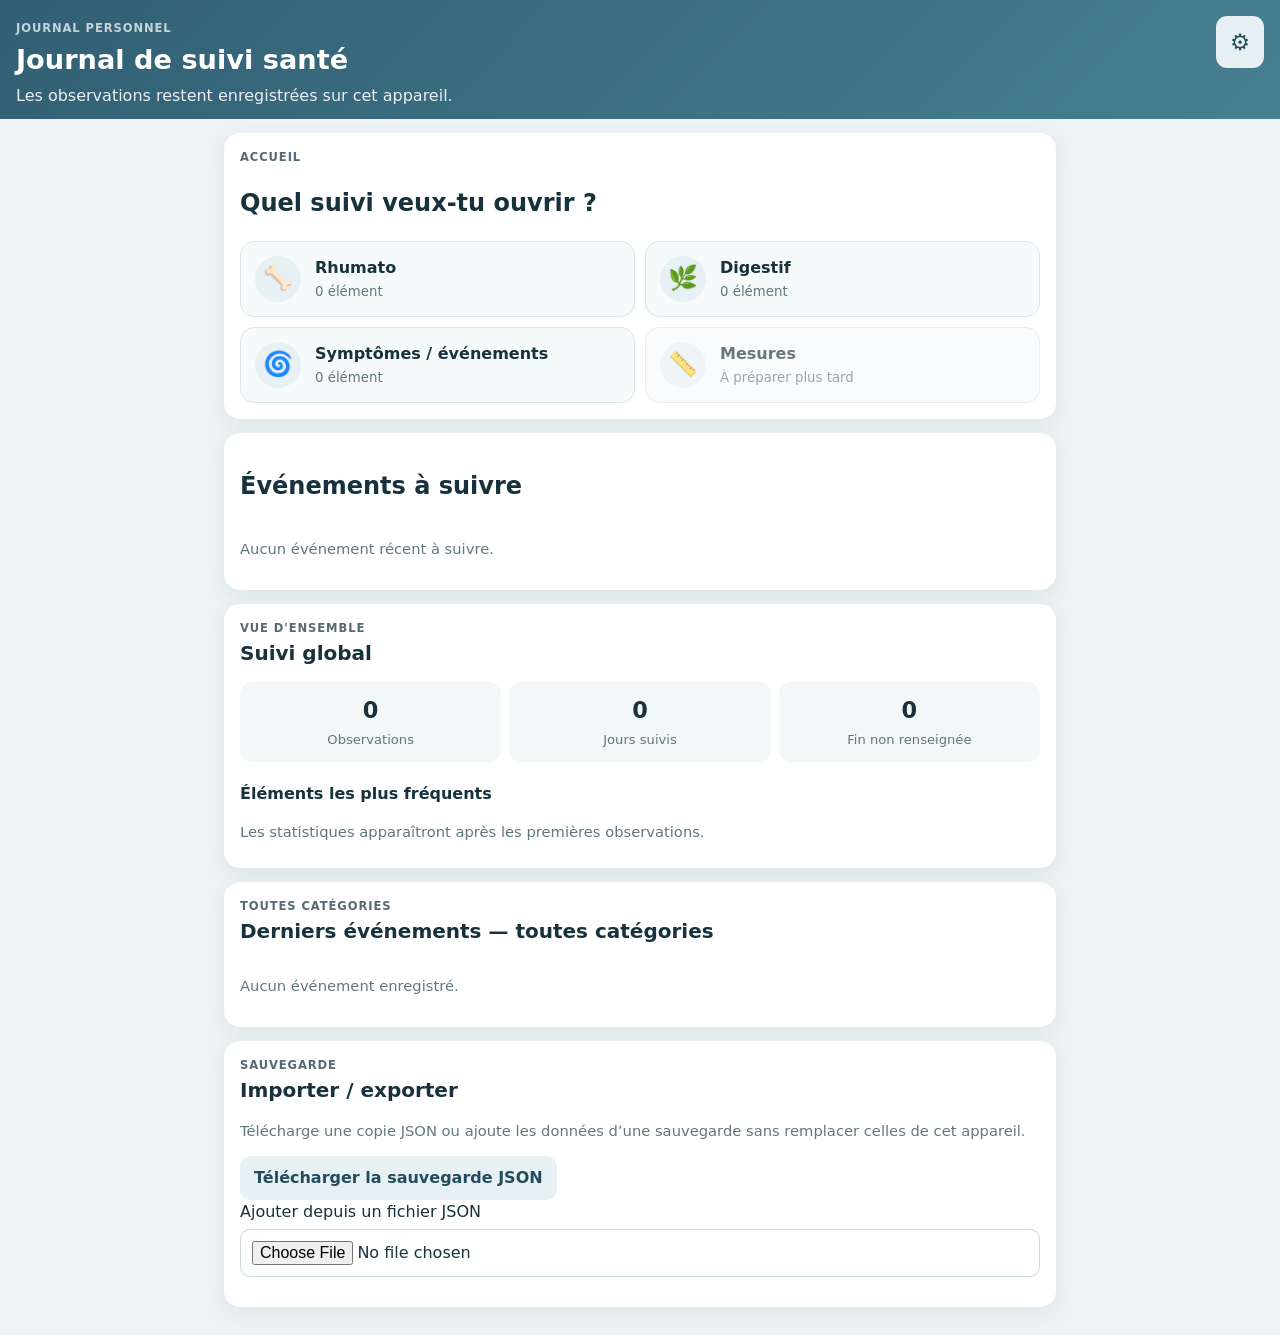
<file: index.html>
<!doctype html>
<html lang="fr">
  <head>
    <meta charset="UTF-8" />
    <meta
      name="viewport"
      content="width=device-width, initial-scale=1, viewport-fit=cover"
    />
    <meta name="theme-color" content="#315f74" />
    <meta
      name="description"
      content="Journal personnel de suivi santé, utilisable hors ligne."
    />
    <title>Journal de suivi santé</title>
    <link rel="manifest" href="./manifest.webmanifest" />
    <link rel="icon" href="./icons/icon.svg" type="image/svg+xml" />
    <link rel="stylesheet" href="./styles.css?v=4.8.2" />
  </head>
  <body>
    <!-- En-tête commun aux pages d'accueil et aux modules. -->
    <header class="app-header">
      <div>
        <p class="eyebrow">Journal personnel</p>
        <h1>Journal de suivi santé</h1>
        <p class="subtitle">
          Les observations restent enregistrées sur cet appareil.
        </p>
      </div>
      <button
        id="open-settings"
        class="button button-secondary settings-gear"
        type="button"
        aria-label="Paramètres"
        title="Paramètres"
      >
        ⚙
      </button>
    </header>

    <main class="app-shell">
      <!-- Accueil : navigation, résumé global et sauvegardes locales. -->
      <section id="home-page" data-page="home" aria-labelledby="home-title">
        <section class="panel">
          <p class="eyebrow">Accueil</p>
          <h2 id="home-title">Quel suivi veux-tu ouvrir ?</h2>
          <nav class="module-grid" aria-label="Pages de suivi">
            <button
              class="module-card"
              type="button"
              data-open-module="rhumatologie"
            >
              <span class="module-icon" aria-hidden="true">🦴</span
              ><span
                ><strong>Rhumato</strong
                ><small id="count-rhumatologie">0 élément</small></span
              >
            </button>
            <button
              class="module-card"
              type="button"
              data-open-module="digestif"
            >
              <span class="module-icon" aria-hidden="true">🌿</span
              ><span
                ><strong>Digestif</strong
                ><small id="count-digestif">0 élément</small></span
              >
            </button>
            <button
              class="module-card"
              type="button"
              data-open-module="symptomes-evenements"
            >
              <span class="module-icon" aria-hidden="true">🌀</span
              ><span
                ><strong>Symptômes / événements</strong
                ><small id="count-symptomes-evenements">0 élément</small></span
              >
            </button>
            <button class="module-card is-unavailable" type="button" disabled>
              <span class="module-icon" aria-hidden="true">📏</span
              ><span
                ><strong>Mesures</strong
                ><small>À préparer plus tard</small></span
              >
            </button>
          </nav>
        </section>

        <section class="panel" aria-labelledby="followup-title">
          <h2 id="followup-title">Événements à suivre</h2>
          <div id="home-followup" class="history-list"></div>
        </section>
        <section class="panel" aria-labelledby="home-stats-title">
          <div class="section-heading">
            <div>
              <p class="eyebrow">Vue d'ensemble</p>
              <h2 id="home-stats-title">Suivi global</h2>
            </div>
          </div>
          <div id="home-stats" class="stats-grid"></div>
        </section>

        <section class="panel" aria-labelledby="recent-title">
          <div class="section-heading">
            <div>
              <p class="eyebrow">Toutes catégories</p>
              <h2 id="recent-title">Derniers événements — toutes catégories</h2>
            </div>
          </div>
          <div id="home-history" class="history-list"></div>
        </section>

        <section class="panel" aria-labelledby="backup-title">
          <div class="section-heading">
            <div>
              <p class="eyebrow">Sauvegarde</p>
              <h2 id="backup-title">Importer / exporter</h2>
            </div>
          </div>
          <p class="field-help">
            Télécharge une copie JSON ou ajoute les données d’une sauvegarde
            sans remplacer celles de cet appareil.
          </p>
          <button
            type="button"
            id="export-backup"
            class="button button-secondary"
          >
            Télécharger la sauvegarde JSON
          </button>
          <label class="field"
            ><span>Ajouter depuis un fichier JSON</span
            ><input
              id="import-backup"
              type="file"
              accept=".json,application/json"
          /></label>
        </section>
      </section>

      <!-- Page de module : la même structure sert à Rhumato, Digestif et Symptômes. -->
      <section
        id="module-page"
        data-page="module"
        hidden
        aria-labelledby="module-title"
      >
        <div class="module-topbar">
          <button type="button" class="button button-secondary" data-go-home>
            ← Accueil
          </button>
        </div>
        <section class="panel module-intro">
          <p class="eyebrow">Module de suivi</p>
          <h2 id="module-title"></h2>
          <p id="module-description" class="field-help"></p>
        </section>

        <!-- Transit : les formulaires partagent le moteur et les sauvegardes V4. -->
        <section
          id="digestive-panel"
          class="panel"
          hidden
          aria-labelledby="transit-heading"
        >
          <h2 id="transit-heading">Suivi digestif</h2>
          <div class="digestive-actions">
            <section
              class="transit-passage-group"
              aria-labelledby="transit-passage-title"
            >
              <h3 id="transit-passage-title">Passage aux toilettes</h3>
              <button
                id="transit-open-passage"
                class="button button-primary"
                type="button"
              >
                + Ajouter
              </button>
              <button
                id="transit-open-none"
                class="button button-secondary"
                type="button"
              >
                ⊘ Aucun
              </button>
            </section>
            <button
              id="transit-open-accident"
              class="button button-secondary"
              type="button"
            >
              Ça s’est échappé
            </button>
            <button
              id="transit-open-symptom"
              class="button button-secondary"
              type="button"
            >
              + Symptôme
            </button>
          </div>
          <div id="today-occurrences" class="compact-actions"></div>
        </section>

        <div id="module-entry-actions" class="form-actions">
          <button
            id="open-entry-dialog"
            type="button"
            class="button button-primary"
          >
            Ajouter une observation
          </button>
        </div>

        <details id="module-statistics" class="panel collapsible-panel">
          <summary><h2 id="module-stats-title">Statistiques</h2></summary>
          <div id="module-stats" class="stats-grid"></div>
        </details>

        <details
          class="panel collapsible-panel"
          aria-labelledby="history-title"
        >
          <summary><h2 id="history-title">Historique</h2></summary>
          <div id="module-history" class="history-list"></div>
        </details>
      </section>
    </main>

    <dialog id="settings-dialog" class="dialog">
      <section class="dialog-card">
        <div class="dialog-toolbar">
          <h2>Paramètres</h2>
          <button
            id="close-settings"
            type="button"
            class="button button-secondary"
          >
            ✕ Fermer
          </button>
        </div>
        <h3 id="catalog-title">Symptômes, événements et zones</h3>
        <p class="field-help">
          Modifier un libellé ou des critères conserve les observations
          historiques et leurs valeurs.
        </p>
        <div class="compact-actions">
          <label class="field"
            ><span>Module de création</span
            ><select id="settings-family">
              <option value="digestif">Digestif</option>
              <option value="rhumatologie">Rhumato</option>
              <option value="symptomes-evenements">
                Symptômes / événements
              </option>
            </select></label
          >
          <button
            id="settings-create"
            type="button"
            class="button button-primary"
          >
            + Créer un élément
          </button>
          <button
            id="transit-open-conditions"
            type="button"
            class="button button-secondary"
          >
            ⚙ Conditions digestives
          </button>
        </div>
        <div id="catalog-list" class="catalog-list"></div>
      </section>
    </dialog>
    <dialog id="transit-day-dialog" class="dialog">
      <form id="transit-day-form" class="dialog-card">
        <fieldset>
          <legend>Journée sans passage aux toilettes</legend>
          <label class="field"
            ><span>Journée à renseigner</span
            ><input id="transit-day" type="date" required
          /></label>
          <p id="transit-day-status" role="status"></p>
          <div class="form-actions">
            <button
              id="transit-confirm-none"
              type="submit"
              class="button button-secondary"
            >
              ⊘ Aucun
            </button>
            <button
              id="transit-day-cancel"
              type="button"
              class="button button-secondary"
              data-dialog-cancel
            >
              Annuler
            </button>
          </div>
          <p class="field-help">
            Un accident reste à enregistrer séparément. Une journée sans réponse
            reste inconnue.
          </p>
        </fieldset>
      </form>
    </dialog>
    <dialog id="transit-condition-dialog" class="dialog">
      <form id="transit-condition-form" class="dialog-card">
        <button
          id="transit-conditions-close"
          data-dialog-cancel
          type="button"
          class="button button-secondary"
        >
          Fermer
        </button>
        <h2>Personnaliser les conditions</h2>
        <p class="field-help">
          Renommer ou désactiver une condition conserve son ancien nom dans les
          passages déjà enregistrés.
        </p>
        <div id="transit-condition-list" class="catalog-list"></div>

        <label class="field"
          ><span>Nom de la condition</span
          ><input id="transit-condition-label" required maxlength="160"
        /></label>
        <button
          id="transit-condition-save"
          type="submit"
          class="button button-secondary"
        >
          Ajouter
        </button>
        <button
          id="transit-condition-cancel"
          type="button"
          class="button button-secondary"
          hidden
        >
          Annuler
        </button>
      </form>
    </dialog>
    <dialog id="episode-dialog" class="dialog">
      <form id="episode-form" class="dialog-card">
        <h2 id="episode-title">Symptôme digestif</h2>
        <div id="episode-symptom-group">
          <label class="field"
            ><span>Symptôme ou événement</span
            ><select id="episode-symptom" required></select
          ></label>
          <button
            id="episode-new-symptom"
            type="button"
            class="button button-secondary"
          >
            Créer un symptôme ou événement
          </button>
        </div>
        <label id="episode-end-unknown-group" class="checkbox-field" hidden
          ><input id="episode-end-unknown" type="checkbox" /><span
            >Heure réelle de fin inconnue</span
          ></label
        >
        <label class="field"
          ><span id="episode-at-label">Date et heure</span
          ><input id="episode-at" type="datetime-local" required
        /></label>
        <fieldset id="episode-levels-group" hidden>
          <legend>Intensité actuelle (facultative)</legend>
          <div id="episode-levels"></div>
        </fieldset>
        <div id="episode-fields"></div>
        <label id="episode-preserve-group" class="checkbox-field" hidden
          ><input id="episode-preserve" type="checkbox" checked /><span
            >Si j’antidate le début, conserver l’ancien horaire comme constat de
            présence</span
          ></label
        >
        <div class="form-actions">
          <button
            id="episode-cancel"
            type="button"
            class="button button-secondary"
            data-dialog-cancel
          >
            Annuler
          </button>
          <button type="submit" class="button button-primary">
            Enregistrer
          </button>
        </div>
      </form>
    </dialog>
    <dialog id="entry-dialog" class="dialog">
      <section class="panel" aria-labelledby="entry-title">
        <div class="section-heading">
          <div>
            <p class="eyebrow">Saisie et correction</p>
            <h2 id="entry-title">Nouvelle observation</h2>
          </div>
          <button
            type="button"
            class="button button-secondary"
            data-open-catalog
          >
            + Créer une zone ou un symptôme
          </button>
        </div>
        <form id="entry-form" novalidate>
          <fieldset>
            <legend>Élément(s) concerné(s)</legend>
            <p class="field-help">
              Tu peux choisir plusieurs zones. Pour corriger une ancienne
              saisie, décoche ou ajoute les bons éléments.
            </p>
            <section
              id="body-map"
              class="body-map"
              hidden
              aria-label="Carte corporelle Rhumato"
            >
              <div
                class="body-map-tabs"
                role="group"
                aria-label="Face du corps"
              >
                <button
                  id="body-map-front"
                  class="button button-secondary is-active"
                  type="button"
                  aria-pressed="true"
                >
                  De face
                </button>
                <button
                  id="body-map-back"
                  class="button button-secondary"
                  type="button"
                  aria-pressed="false"
                >
                  De dos
                </button>
              </div>
              <div class="body-figure" aria-label="Choisir une zone du corps">
                <span class="body-side body-side-left">droite</span
                ><span class="body-side body-side-right">gauche</span>
                <svg
                  class="body-figure-svg"
                  viewBox="0 0 300 340"
                  role="img"
                  aria-label="Silhouette humaine"
                >
                  <circle class="body-shape" cx="150" cy="34" r="22" />
                  <rect
                    class="body-shape"
                    x="137"
                    y="52"
                    width="26"
                    height="22"
                    rx="10"
                  />
                  <path
                    class="body-shape"
                    d="M112 72 Q150 61 188 72 L177 101 Q172 111 173 126 L174 189 L126 189 L127 126 Q128 111 123 101 Z"
                  />
                  <path
                    class="body-shape"
                    d="M113 75 Q101 77 96 91 L78 151 Q74 163 81 168 Q88 172 93 160 L111 116 L127 99 Z"
                  />
                  <path
                    class="body-shape"
                    d="M187 75 Q199 77 204 91 L222 151 Q226 163 219 168 Q212 172 207 160 L189 116 L173 99 Z"
                  />
                  <path
                    class="body-shape"
                    d="M128 181 L172 181 L169 235 L163 294 Q161 306 151 306 Q142 306 142 294 L143 238 L138 294 Q137 306 127 306 Q117 306 120 294 L127 235 Z"
                  />
                  <path
                    class="body-shape"
                    d="M120 294 Q131 290 141 298 L134 319 Q129 326 112 325 L99 321 Q96 316 103 313 Z"
                  />
                  <path
                    class="body-shape"
                    d="M159 298 Q170 290 180 294 L197 313 Q204 316 201 321 L188 325 Q171 326 166 319 Z"
                  />
                  <circle class="body-joint" cx="111" cy="154" r="7" />
                  <circle class="body-joint" cx="189" cy="154" r="7" />
                  <circle class="body-joint" cx="130" cy="235" r="7" />
                  <circle class="body-joint" cx="170" cy="235" r="7" />
                </svg>
                <div id="body-map-hotspots" class="body-map-hotspots">
                  <button
                    class="body-hotspot"
                    type="button"
                    data-body-region="neck"
                    data-front-left="50"
                    style="left: 50%; top: 21%"
                    aria-label="Cou"
                  ></button>
                  <button
                    class="body-hotspot"
                    type="button"
                    data-body-region="shoulder-right"
                    data-front-left="38"
                    style="left: 38%; top: 31%"
                    aria-label="Épaule droite"
                  ></button>
                  <button
                    class="body-hotspot"
                    type="button"
                    data-body-region="shoulder-left"
                    data-front-left="62"
                    style="left: 62%; top: 31%"
                    aria-label="Épaule gauche"
                  ></button>
                  <button
                    class="body-hotspot"
                    type="button"
                    data-body-region="trunk"
                    data-front-left="50"
                    style="left: 50%; top: 43%"
                    aria-label="Torse"
                  ></button>
                  <button
                    class="body-hotspot"
                    type="button"
                    data-body-region="arm-right"
                    data-front-left="26"
                    style="left: 26%; top: 47%"
                    aria-label="Bras droit"
                  ></button>
                  <button
                    class="body-hotspot"
                    type="button"
                    data-body-region="arm-left"
                    data-front-left="74"
                    style="left: 74%; top: 47%"
                    aria-label="Bras gauche"
                  ></button>
                  <button
                    class="body-hotspot"
                    type="button"
                    data-body-region="hand-right"
                    data-front-left="20"
                    style="left: 20%; top: 55%"
                    aria-label="Main droite"
                  ></button>
                  <button
                    class="body-hotspot"
                    type="button"
                    data-body-region="hand-left"
                    data-front-left="80"
                    style="left: 80%; top: 55%"
                    aria-label="Main gauche"
                  ></button>
                  <button
                    class="body-hotspot"
                    type="button"
                    data-body-region="hip-right"
                    data-front-left="42"
                    style="left: 42%; top: 59%"
                    aria-label="Hanche droite"
                  ></button>
                  <button
                    class="body-hotspot"
                    type="button"
                    data-body-region="hip-left"
                    data-front-left="58"
                    style="left: 58%; top: 59%"
                    aria-label="Hanche gauche"
                  ></button>
                  <button
                    class="body-hotspot"
                    type="button"
                    data-body-region="leg-right"
                    data-front-left="43"
                    style="left: 43%; top: 72%"
                    aria-label="Jambe droite"
                  ></button>
                  <button
                    class="body-hotspot"
                    type="button"
                    data-body-region="leg-left"
                    data-front-left="57"
                    style="left: 57%; top: 72%"
                    aria-label="Jambe gauche"
                  ></button>
                  <button
                    class="body-hotspot"
                    type="button"
                    data-body-region="foot-right"
                    data-front-left="43"
                    style="left: 43%; top: 89%"
                    aria-label="Pied droit"
                  ></button>
                  <button
                    class="body-hotspot"
                    type="button"
                    data-body-region="foot-left"
                    data-front-left="57"
                    style="left: 57%; top: 89%"
                    aria-label="Pied gauche"
                  ></button>
                </div>
              </div>
              <div class="body-map-detail" aria-live="polite">
                <h3 id="body-map-title">Choisis une zone sur le bonhomme</h3>
                <p id="body-map-help" class="field-help">
                  Les précisions proposées changent entre la vue de face et la
                  vue de dos.
                </p>
                <div id="body-map-options" class="body-map-options"></div>
              </div>
              <div class="body-map-selected">
                <strong>Sélection en cours</strong>
                <div
                  id="body-map-selected-list"
                  class="body-map-selected-list"
                ></div>
              </div>
            </section>
            <button
              id="manual-choices-toggle"
              class="button button-secondary manual-choices-toggle"
              type="button"
              hidden
            >
              Voir toutes les zones du catalogue
            </button>
            <div id="item-choices" class="choice-list"></div>
          </fieldset>
          <fieldset>
            <legend>Niveau de gêne</legend>
            <p class="field-help">
              Tu peux choisir un niveau, ou deux niveaux voisins si c'est entre
              les deux.
            </p>
            <div id="levels" class="level-grid">
              <button
                type="button"
                class="level-button"
                data-level="1"
                aria-pressed="false"
              >
                🙂 Supportable
              </button>
              <button
                type="button"
                class="level-button"
                data-level="2"
                aria-pressed="false"
              >
                😕 Gênante
              </button>
              <button
                type="button"
                class="level-button"
                data-level="3"
                aria-pressed="false"
              >
                😣 Limitante
              </button>
              <button
                type="button"
                class="level-button"
                data-level="4"
                aria-pressed="false"
              >
                😭 Invalidante
              </button>
            </div>
          </fieldset>
          <div class="form-grid">
            <label class="field"
              ><span>Date et heure</span
              ><input
                id="occurred-at"
                name="occurred-at"
                type="datetime-local"
                required
            /></label>
            <div>
              <p class="field-help">
                Cette heure sert de premier repère. Tu peux compléter toute
                observation avec des constats passés ou une fin, depuis
                l’historique.
              </p>
              <div id="preserve-previous-group" hidden>
                <label class="checkbox-field"
                  ><input id="preserve-previous" type="checkbox" checked /><span
                    id="preserve-previous-label"
                    >Conserver l’ancien horaire comme constat de présence</span
                  ></label
                >
                <p class="field-help">
                  Décoche uniquement si l’ancien horaire était une erreur de
                  saisie.
                </p>
              </div>
            </div>
          </div>
          <label class="field"
            ><span>Note <small>(facultative)</small></span
            ><textarea
              id="note"
              name="note"
              rows="4"
              placeholder="Contexte, sensation, déclencheur éventuel…"
            ></textarea>
          </label>
          <div class="form-actions">
            <button type="submit" id="save-entry" class="button button-primary">
              Enregistrer</button
            ><button
              type="button"
              id="cancel-edit"
              class="button button-secondary"
              hidden
            >
              Annuler la modification
            </button>
          </div>
        </form>
      </section>
    </dialog>

    <dialog id="transit-dialog" class="dialog transit-dialog">
      <form id="transit-form" class="dialog-card">
        <h2 id="transit-title">Passage aux toilettes</h2>
        <p id="transit-error" role="alert" class="transit-error"></p>
        <label class="field"
          ><span>Date et heure</span
          ><input id="transit-at" type="datetime-local" required
        /></label>
        <fieldset>
          <legend>Aspect des selles — Bristol (obligatoire)</legend>
          <p class="field-help">
            Choisis un type, ou deux si nécessaire. Touche la ligne pour
            sélectionner ; « Agrandir » ouvre le visuel.
          </p>
          <div id="transit-bristol"></div>
          <fieldset id="transit-mode-group" hidden>
            <legend>Que représentent ces deux types ?</legend>
            <label class="checkbox-field"
              ><input
                id="transit-mode-intermediate"
                name="transit-mode"
                type="radio"
                value="intermediate"
              /><span
                >Aspect intermédiaire entre deux types voisins</span
              ></label
            >
            <label class="checkbox-field"
              ><input
                id="transit-mode-distinct"
                name="transit-mode"
                type="radio"
                value="distinct"
              /><span>Deux aspects réellement présents</span></label
            >
          </fieldset>
        </fieldset>
        <div id="transit-passage-fields">
          <fieldset>
            <legend>Conditions (facultatives)</legend>
            <div id="transit-conditions"></div>
          </fieldset>
          <label class="field"
            ><span
              >Douleur pendant l’évacuation :
              <output id="transit-pain-value" for="transit-pain"
                >0 / 10</output
              ></span
            ><input
              id="transit-pain"
              type="range"
              min="0"
              max="10"
              step="1"
              value="0"
          /></label>
        </div>
        <label class="field"
          ><span>Commentaire (facultatif)</span
          ><textarea
            id="transit-note"
            rows="3"
            placeholder="Circonstances, aliments, sensations…"
          ></textarea>
        </label>
        <div class="form-actions">
          <button type="submit" class="button button-primary">
            Enregistrer
          </button>
          <button
            id="transit-close"
            type="button"
            class="button button-secondary"
          >
            Annuler
          </button>
        </div>
      </form>
    </dialog>
    <dialog id="bristol-image-dialog" class="dialog">
      <div class="dialog-card">
        <h2 id="bristol-image-description"></h2>
        <img id="bristol-image" class="bristol-enlarged" alt="" />
        <button
          id="bristol-image-close"
          type="button"
          class="button button-secondary"
        >
          Fermer l’illustration
        </button>
      </div>
    </dialog>

    <!-- Fenêtres modales partagées pour le catalogue et les heures d'épisode. -->
    <dialog id="catalog-dialog" class="dialog">
      <form id="catalog-form" method="dialog" class="dialog-card">
        <div class="section-heading">
          <div>
            <p class="eyebrow">Catalogue</p>
            <h2 id="catalog-dialog-title">Créer un élément</h2>
          </div>
          <button
            type="button"
            class="icon-button"
            data-close-catalog
            aria-label="Fermer"
          >
            ×
          </button>
        </div>
        <label class="field"
          ><span>Nom</span
          ><input
            id="catalog-label"
            type="text"
            maxlength="80"
            autocomplete="off"
            placeholder="Ex. Lombaires"
            required
        /></label>
        <label class="field"
          ><span>Famille</span
          ><select id="catalog-family" required>
            <option value="rhumatologie">Rhumatologie</option>
            <option value="digestif">Digestif</option>
            <option value="symptomes-evenements">Symptômes / événements</option>
            <option value="neurologique">
              Neurologique (ancienne catégorie)
            </option>
            <option value="general">Général</option>
            <option value="autre">Autre</option>
          </select></label
        >
        <label class="field"
          ><span>Type</span
          ><select id="catalog-kind" required>
            <option value="zone">Zone</option>
            <option value="symptome">Symptôme</option>
            <option value="evenement">Événement</option>
          </select></label
        >
        <div id="catalog-body-map" hidden>
          <label class="field"
            ><span>Partie du corps</span
            ><select id="catalog-body-group">
              <option value="">Sans rattachement au bonhomme</option>
            </select></label
          >
          <fieldset id="catalog-body-sides" hidden>
            <legend>Côté(s)</legend>
            <label class="checkbox-field"
              ><input
                id="catalog-side-right"
                type="checkbox"
                checked
              />Droite</label
            >
            <label class="checkbox-field"
              ><input
                id="catalog-side-left"
                type="checkbox"
                checked
              />Gauche</label
            >
          </fieldset>
          <fieldset id="catalog-body-surfaces" hidden>
            <legend>Afficher sur quelle vue ?</legend>
            <label class="checkbox-field"
              ><input
                id="catalog-surface-front"
                type="checkbox"
                checked
              />Face</label
            >
            <label class="checkbox-field"
              ><input
                id="catalog-surface-back"
                type="checkbox"
                checked
              />Dos</label
            >
          </fieldset>
          <p class="field-help">
            Un seul nom suffit pour les deux côtés. Tu choisiras le côté de la
            douleur sur le bonhomme. Les anciennes observations sans côté
            resteront sans côté.
          </p>
        </div>
        <fieldset id="catalog-criteria-group" hidden>
          <legend>Critères et fonctionnalités associés</legend>
          <div id="catalog-criteria"></div>
          <details>
            <summary>Prévisualiser le formulaire</summary>
            <div id="catalog-preview"></div>
            <p id="catalog-preview-actions" class="field-help"></p>
          </details>
        </fieldset>
        <div class="dialog-actions">
          <button
            type="button"
            class="button button-secondary"
            data-close-catalog
          >
            Annuler</button
          ><button
            type="submit"
            id="save-catalog-item"
            class="button button-primary"
          >
            Créer
          </button>
        </div>
      </form>
    </dialog>
    <div id="toast" class="toast" hidden role="status" aria-live="polite"></div>
    <!-- Le point d'entrée relie les interactions à la logique métier. -->
    <script type="module" src="./src/app.js?v=4.8.2"></script>
  </body>
</html>
</file>
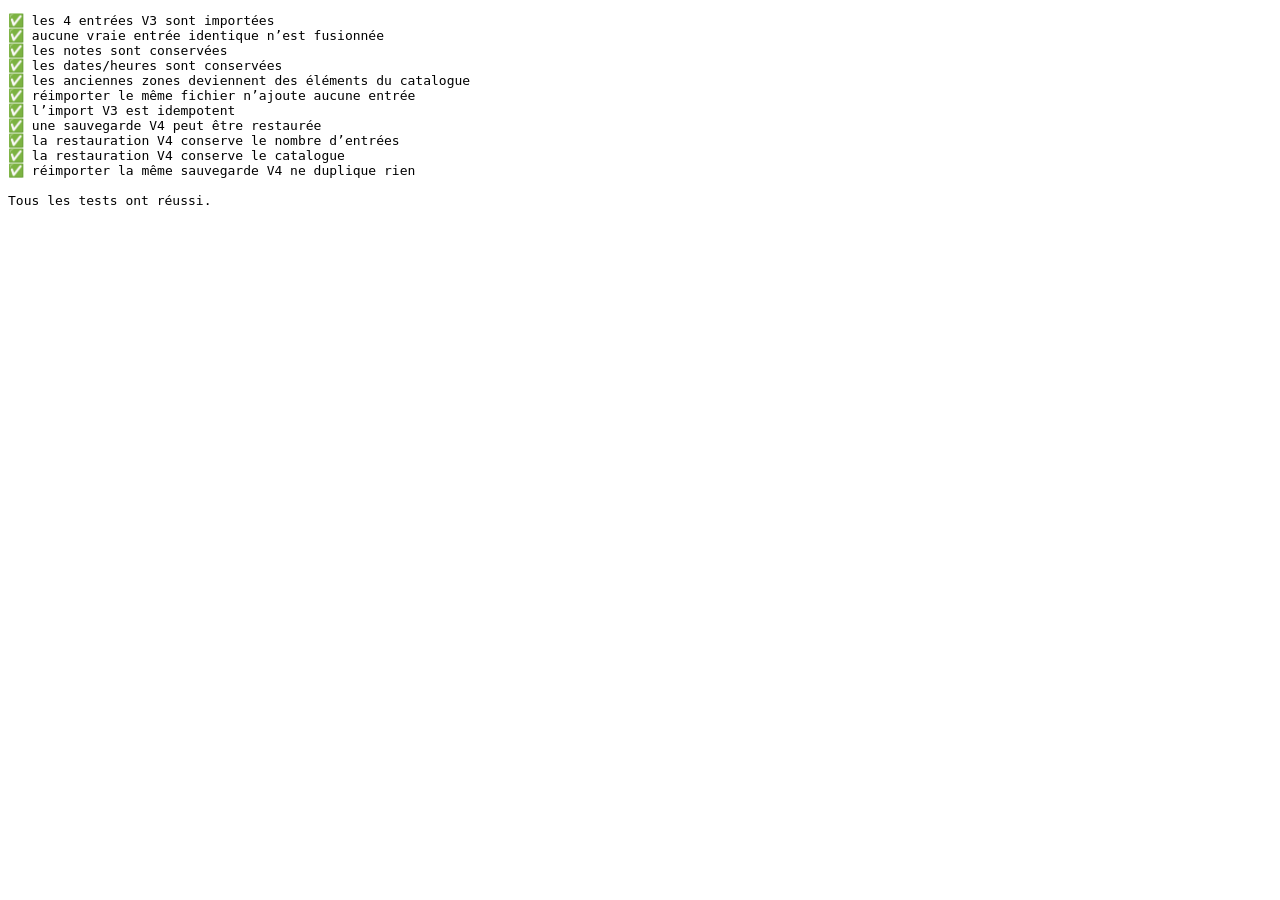
<file: tests/import-export.test.html>
<!DOCTYPE html>
<html lang="fr">
<head>
  <meta charset="UTF-8">
  <title>Tests import/export</title>
</head>
<body>
  <pre id="output">Tests en cours…</pre>

  <script type="module">
    import { createExportPayload, importFromJsonText } from '../src/import-export.js';

    const output = document.querySelector('#output');
    const lines = [];

    function assert(condition, message) {
      if (!condition) {
        throw new Error(message);
      }
      lines.push(`✅ ${message}`);
    }

    function emptyData() {
      return {
        schemaVersion: 1,
        catalog: [],
        entries: [],
        settings: { theme: 'system' }
      };
    }

    try {
      const v3 = [
        {
          date: '2026-06-10T10:00:00.000Z',
          zone: 'Épaule gauche',
          level: '😕 Gênante',
          note: 'Après conduite'
        },
        {
          date: '2026-06-11T11:30:00.000Z',
          zones: ['Omoplate gauche', 'Omoplate droite'],
          level: '😣 Limitante',
          note: ''
        },
        // Deux entrées réellement identiques doivent rester deux observations.
        {
          date: '2026-06-12T12:00:00.000Z',
          zone: 'Nuque',
          level: '🙂 Supportable',
          note: 'Identique'
        },
        {
          date: '2026-06-12T12:00:00.000Z',
          zone: 'Nuque',
          level: '🙂 Supportable',
          note: 'Identique'
        }
      ];

      const data = emptyData();
      const firstImport = importFromJsonText(data, JSON.stringify(v3));

      assert(firstImport.addedEntries === 4, 'les 4 entrées V3 sont importées');
      assert(data.entries.length === 4, 'aucune vraie entrée identique n’est fusionnée');
      assert(data.entries.some(entry => entry.note === 'Après conduite'), 'les notes sont conservées');
      assert(data.entries.some(entry => entry.occurredAt === '2026-06-10T10:00:00.000Z'), 'les dates/heures sont conservées');
      assert(data.catalog.some(item => item.label === 'Épaule gauche'), 'les anciennes zones deviennent des éléments du catalogue');

      const secondImport = importFromJsonText(data, JSON.stringify(v3));
      assert(secondImport.addedEntries === 0, 'réimporter le même fichier n’ajoute aucune entrée');
      assert(data.entries.length === 4, 'l’import V3 est idempotent');

      const payload = createExportPayload(data);
      const restored = emptyData();
      const restoreResult = importFromJsonText(restored, JSON.stringify(payload));

      assert(restoreResult.addedEntries === 4, 'une sauvegarde V4 peut être restaurée');
      assert(restored.entries.length === data.entries.length, 'la restauration V4 conserve le nombre d’entrées');
      assert(restored.catalog.length === data.catalog.length, 'la restauration V4 conserve le catalogue');

      const repeatedRestore = importFromJsonText(restored, JSON.stringify(payload));
      assert(repeatedRestore.addedEntries === 0, 'réimporter la même sauvegarde V4 ne duplique rien');

      lines.push('\nTous les tests ont réussi.');
      output.textContent = lines.join('\n');
    } catch (error) {
      lines.push(`❌ ${error.message}`);
      output.textContent = lines.join('\n');
      throw error;
    }
  </script>
</body>
</html>
</file>
<file: styles.css>
/* Mobile-first, lisible et utilisable au pouce. */
/* Palette et réglages communs à toutes les pages. */
:root {
  font-family:
    system-ui,
    -apple-system,
    BlinkMacSystemFont,
    "Segoe UI",
    sans-serif;
  color: #17313d;
  background: #edf3f5;
  line-height: 1.45;
}
* {
  box-sizing: border-box;
}
body {
  margin: 0;
  background: #edf3f5;
}
button,
input,
select,
textarea {
  font: inherit;
}
[hidden] {
  display: none !important;
}
.app-header {
  padding: 20px 16px 12px;
  background: linear-gradient(135deg, #315f74, #477f91);
  color: white;
}
.app-header h1 {
  margin: 0.2rem 0;
  font-size: 1.7rem;
}
.subtitle {
  margin: 0.3rem 0 0;
  opacity: 0.9;
}
.eyebrow {
  margin: 0;
  text-transform: uppercase;
  letter-spacing: 0.08em;
  font-size: 0.72rem;
  font-weight: 800;
  opacity: 0.72;
}
.app-shell {
  max-width: 860px;
  margin: 0 auto;
  padding: 14px;
}
.panel {
  background: white;
  border-radius: 16px;
  padding: 16px;
  margin-bottom: 14px;
  box-shadow: 0 6px 20px rgba(27, 62, 75, 0.08);
}
.section-heading {
  display: flex;
  align-items: flex-start;
  justify-content: space-between;
  gap: 12px;
  margin-bottom: 14px;
}
.section-heading h2 {
  margin: 0.15rem 0 0;
  font-size: 1.25rem;
}

/* Champs partagés par les formulaires et les messages d'aide. */
fieldset {
  border: 0;
  padding: 0;
  margin: 0 0 18px;
}
legend {
  font-weight: 800;
  margin-bottom: 8px;
}
.field-help,
.muted,
.empty-state {
  color: #617780;
  font-size: 0.92rem;
}
.empty-state {
  padding: 10px 0;
  margin: 0;
}
.button,
.icon-button,
.level-button {
  border: 0;
  border-radius: 11px;
  min-height: 44px;
  cursor: pointer;
}
.button {
  padding: 10px 14px;
  font-weight: 750;
}
.button-primary {
  background: #315f74;
  color: white;
}
.button-secondary {
  background: #e7f0f3;
  color: #234d5f;
}
.button-danger {
  background: #fde8e7;
  color: #8f2620;
}
.button-small {
  min-height: 44px;
  padding: 7px 10px;
}
.button-full {
  width: 100%;
  margin-top: 8px;
}
.icon-button {
  width: 44px;
  background: #eef3f5;
  font-size: 1.6rem;
}

/* Choix manuels d'éléments, conservés aussi pour modifier l'historique. */
.choice-list {
  display: grid;
  gap: 8px;
}
.choice-heading {
  margin: 10px 0 2px;
  font-size: 0.92rem;
  color: #47626d;
}
.choice-card {
  display: grid;
  grid-template-columns: auto 1fr auto;
  gap: 10px;
  align-items: center;
  padding: 11px 12px;
  border: 1px solid #dbe5e8;
  border-radius: 12px;
  background: #fafcfc;
}
.choice-card input {
  width: 20px;
  height: 20px;
}
.choice-card small {
  color: #6f838b;
}

/* Carte anatomique Rhumato : silhouette, zones cliquables et choix affinés. */
.body-map {
  margin: 12px 0 16px;
  padding: 12px;
  border-radius: 14px;
  background: #f3f7f8;
}
.body-map-tabs {
  display: flex;
  gap: 8px;
}
.body-map-tabs .is-active {
  background: #315f74;
  color: #fff;
}
.body-figure {
  position: relative;
  width: min(100%, 360px);
  height: 350px;
  margin: 10px auto 0;
  border-radius: 16px;
  background: #eaf1f3;
  overflow: hidden;
}
.body-figure-svg {
  position: absolute;
  inset: 0;
  width: 100%;
  height: 100%;
}
.body-shape {
  fill: #c9dce1;
}
.body-joint {
  fill: #edf3f5;
  opacity: 0.85;
}
.body-side {
  position: absolute;
  top: 8px;
  z-index: 1;
  color: #617780;
  font-size: 0.75rem;
}
.body-side-left {
  left: 9px;
}
.body-side-right {
  right: 9px;
}
.body-map-hotspots {
  position: absolute;
  inset: 0;
}
.body-hotspot {
  position: absolute;
  width: 44px;
  height: 44px;
  transform: translate(-50%, -50%);
  border: 2px solid #fff;
  border-radius: 50%;
  background: #315f74;
  color: transparent;
  cursor: pointer;
}
.body-hotspot::after {
  content: "";
  display: block;
  width: 12px;
  height: 12px;
  margin: auto;
  border-radius: 50%;
  background: #fff;
}
.body-hotspot.is-selected {
  background: #f4b45f;
}
.body-hotspot.is-selected::after {
  background: #39220d;
}
.body-map-detail {
  padding-top: 12px;
  border-top: 1px solid #dbe5e8;
}
.body-map-detail h3 {
  margin: 0 0 4px;
  font-size: 1rem;
}
.body-map-detail .field-help {
  margin: 0 0 10px;
}
.body-map-options,
.body-map-selected-list {
  display: flex;
  flex-wrap: wrap;
  gap: 8px;
}
.body-map-option {
  min-height: 44px;
  padding: 8px 12px;
  border: 1px solid #dbe5e8;
  border-radius: 999px;
  background: #fff;
  color: #234d5f;
}
.body-map-option.is-selected {
  border-color: #e2a342;
  background: #f4b45f;
  color: #39220d;
}
.body-map-selected {
  margin-top: 12px;
}
.body-map-selected-list {
  margin-top: 7px;
}
.body-map-chip {
  display: inline-flex;
  align-items: center;
  gap: 3px;
  padding: 2px 4px 2px 10px;
  border-radius: 999px;
  background: #e7f0f3;
  font-size: 0.88rem;
}
.body-map-remove {
  width: 36px;
  height: 36px;
  border: 0;
  border-radius: 50%;
  background: transparent;
  color: #17313d;
  font-size: 1.2rem;
  cursor: pointer;
}
.manual-choices-toggle {
  margin: 8px 0;
}

/* Intensité, date, note et boutons de saisie. */
.level-grid {
  display: grid;
  grid-template-columns: repeat(2, minmax(0, 1fr));
  gap: 8px;
}
.level-button {
  padding: 12px 8px;
  background: #eef3f5;
  color: #17313d;
}
.level-button.is-selected {
  background: #f4b45f;
  color: #39220d;
  outline: 3px solid #f8d5a5;
}
.form-grid {
  display: grid;
  grid-template-columns: 1fr;
  gap: 12px;
}
.field {
  display: grid;
  gap: 6px;
  margin-bottom: 14px;
}
.field input,
.field select,
.field textarea {
  width: 100%;
  border: 1px solid #cbd9de;
  border-radius: 10px;
  padding: 11px;
  background: white;
}
.checkbox-field {
  display: flex;
  align-items: center;
  gap: 10px;
  padding: 11px 0;
}
.checkbox-field input {
  width: 21px;
  height: 21px;
}

/* Statistiques, historique et états du suivi d'épisode. */
.stats-grid {
  display: grid;
  grid-template-columns: repeat(3, 1fr);
  gap: 8px;
}
.stat-card {
  background: #f3f7f8;
  border-radius: 12px;
  padding: 12px;
  text-align: center;
}
.stat-card strong {
  display: block;
  font-size: 1.4rem;
}
.stat-card span {
  font-size: 0.82rem;
  color: #617780;
}
.stats-top {
  grid-column: 1/-1;
}
.stats-top h3 {
  font-size: 1rem;
  margin: 12px 0 6px;
}
.stats-top ol {
  margin: 0.4rem 0;
  padding-left: 1.4rem;
}
.history-list {
  max-height: 420px;
  overflow: auto;
  padding-right: 2px;
}
.history-entry {
  border-top: 1px solid #e2eaed;
  padding: 12px 0;
}
.history-entry:first-child {
  border-top: 0;
}
.history-header {
  display: flex;
  justify-content: space-between;
  gap: 12px;
}
.history-header time {
  color: #687d85;
  font-size: 0.82rem;
  white-space: nowrap;
}
.history-level,
.history-note {
  margin: 0.35rem 0;
}
.ongoing-badge {
  display: inline-block;
  margin: 0.3rem 0;
  padding: 4px 8px;
  border-radius: 999px;
  background: #fff0cf;
  color: #704a00;
  font-size: 0.8rem;
  font-weight: 800;
}
.episode-status p {
  margin: 0.35rem 0;
}
.episode-check,
.episode-end,
.episode-unknown,
.episode-duration {
  color: #526c76;
  font-size: 0.9rem;
}
.episode-duration {
  font-weight: 750;
}
.history-actions {
  display: flex;
  justify-content: flex-end;
  flex-wrap: wrap;
  margin-top: 7px;
  gap: 8px;
}

/* Catalogue, navigation entre modules, fenêtres et confirmations. */
.catalog-list {
  display: grid;
  gap: 8px;
}
.catalog-row {
  display: flex;
  align-items: center;
  justify-content: space-between;
  gap: 10px;
  padding: 11px 12px;
  border: 1px solid #dbe5e8;
  border-radius: 12px;
}
.catalog-row strong,
.catalog-row span {
  display: block;
}
.module-grid {
  display: grid;
  grid-template-columns: 1fr;
  gap: 10px;
  margin-top: 16px;
}
.module-card {
  display: flex;
  align-items: center;
  gap: 14px;
  min-height: 76px;
  padding: 14px;
  border: 1px solid #dbe5e8;
  border-radius: 14px;
  background: #f7fafb;
  color: #17313d;
  text-align: left;
  cursor: pointer;
}
.module-card:active {
  background: #e7f0f3;
}
.module-card strong,
.module-card small {
  display: block;
}
.module-card small {
  margin-top: 3px;
  color: #617780;
}
.module-icon {
  display: grid;
  place-items: center;
  width: 46px;
  height: 46px;
  border-radius: 50%;
  background: #e7f0f3;
  font-size: 1.5rem;
}
.module-card.is-unavailable {
  opacity: 0.65;
  cursor: not-allowed;
}
.module-topbar {
  margin: 0 0 10px;
}
.module-intro h2 {
  margin: 0.15rem 0 0.35rem;
}
.form-actions {
  display: flex;
  gap: 8px;
  flex-wrap: wrap;
}
.catalog-row button {
  flex: 0 0 auto;
}
.dialog {
  border: 0;
  padding: 0;
  background: transparent;
  width: min(92vw, 520px);
  max-height: calc(100dvh - 32px);
  overflow-y: auto;
}
.dialog::backdrop {
  background: rgba(11, 31, 39, 0.55);
}
.dialog-card {
  background: white;
  border-radius: 16px;
  padding: 16px;
}
.dialog-actions {
  display: flex;
  justify-content: flex-end;
  gap: 8px;
  margin-top: 10px;
}
.toast {
  position: fixed;
  left: 50%;
  bottom: 18px;
  transform: translateX(-50%);
  max-width: calc(100vw - 32px);
  padding: 11px 14px;
  border-radius: 10px;
  background: #17313d;
  color: white;
  box-shadow: 0 8px 30px rgba(0, 0, 0, 0.2);
  z-index: 20;
}
.toast[data-type="error"] {
  background: #922f2a;
}
/* Les grilles s'élargissent sur écran moyen ou grand. */
@media (min-width: 620px) {
  .form-grid {
    grid-template-columns: 1fr 1fr;
  }
  .level-grid {
    grid-template-columns: repeat(4, 1fr);
  }
  .module-grid {
    grid-template-columns: repeat(2, minmax(0, 1fr));
  }
}
@media (max-width: 380px) {
  .body-map {
    padding: 10px;
  }
  .body-figure {
    height: 320px;
  }
  .body-hotspot {
    width: 42px;
    height: 42px;
  }
}

/* Rubriques ouvertes à la demande; leur état est conservé lors d'un rendu. */
.collapsible-panel > summary {
  display: flex;
  align-items: center;
  justify-content: space-between;
  gap: 12px;
  min-height: 44px;
  cursor: pointer;
  list-style: none;
}
.collapsible-panel > summary::-webkit-details-marker {
  display: none;
}
.collapsible-panel > summary::after {
  content: "＋";
  font-size: 1.4rem;
  color: #315f74;
  flex-shrink: 0;
}
.collapsible-panel[open] > summary::after {
  content: "−";
}
.collapsible-panel > summary h2 {
  margin: 0;
  font-size: 1.25rem;
}
.collapsible-panel[open] > summary {
  margin-bottom: 14px;
}
.collapsible-panel > summary:focus-visible {
  outline: 3px solid #315f74;
  outline-offset: 4px;
  border-radius: 6px;
}

#catalog-body-sides,
#catalog-body-surfaces {
  display: flex;
  flex-wrap: wrap;
  gap: 8px 24px;
}
#catalog-body-map legend {
  font-size: 0.95rem;
}

/* Transit : une colonne de grandes cibles tactiles, même sur petit téléphone. */
.digestive-actions {
  display: grid;
  gap: 0.75rem;
  margin: 1rem 0;
}
.bristol-row {
  display: flex;
  align-items: center;
  gap: 0.4rem;
  border: 1px solid #b5b7b0;
  border-radius: 0.75rem;
  margin: 0.5rem 0;
  padding: 0.4rem;
}
.bristol-choice {
  display: flex;
  align-items: center;
  gap: 0.6rem;
  flex: 1;
  cursor: pointer;
  min-height: 90px;
  min-width: 0;
}
.bristol-choice img {
  width: 100px;
  height: 75px;
  object-fit: contain;
  border-radius: 0.4rem;
}
.bristol-choice span {
  flex: 1;
  min-width: 0;
}
.bristol-row:has(input:checked) {
  outline: 3px solid #477552;
  background: #f0f7ed;
  color: #182c1e;
}
.transit-dialog {
  max-height: 92dvh;
  overflow-y: auto;
  width: min(96vw, 760px);
}
.bristol-enlarged {
  width: 100%;
  height: auto;
  max-height: 65dvh;
  object-fit: contain;
}
#transit-condition-list .catalog-row {
  flex-wrap: wrap;
  gap: 0.5rem;
}
#transit-bristol input {
  flex-shrink: 0;
  width: 22px;
  height: 22px;
}
#transit-pain {
  width: 100%;
  min-height: 44px;
}
@media (max-width: 420px) {
  .bristol-choice img {
    width: 65px;
    height: 60px;
  }
  .bristol-choice {
    gap: 0.35rem;
    font-size: 0.9rem;
  }
  .bristol-row {
    gap: 0.2rem;
  }
  .bristol-row > button {
    font-size: 0.75rem;
    padding: 0.4rem;
  }
}

.transit-error {
  color: #a42520;
  font-weight: 600;
}

/* Une seule barre d'actions par fiche, accessible pendant tout le défilement. */
.dialog {
  max-height: 92dvh;
  overflow-y: auto;
  overscroll-behavior: contain;
}
.dialog-toolbar {
  position: sticky;
  top: -1px;
  z-index: 5;
  display: flex;
  justify-content: space-between;
  align-items: center;
  gap: 0.65rem;
  padding: 0.75rem 0;
  background: var(--surface, #fff);
  border-bottom: 1px solid var(--border, #d5dee3);
}
.dialog-toolbar > button {
  flex: 1;
  min-height: 44px;
}
.dialog-error:empty {
  display: none;
}
.dialog-error {
  position: relative;
}
.transit-passage-group {
  display: grid;
  gap: 0.65rem;
  padding: 1rem;
  border: 1px solid var(--border, #d5dee3);
  border-radius: 0.8rem;
}
.transit-passage-group h3 {
  margin: 0;
}
#transit-condition-list {
  margin: 1rem 0;
}
#episode-fields input[type="range"] {
  width: 100%;
  min-height: 44px;
}
.history-family {
  font-size: 0.9rem;
  opacity: 0.85;
}
.episode-check {
  margin: 0.6rem 0;
  padding-left: 0.7rem;
  border-left: 2px solid var(--border, #d5dee3);
}

.consultation-button {
  background: transparent;
  text-decoration: underline;
  border-color: transparent;
  text-align: left;
}

/* Les champs de date natifs ont une largeur minimale intrinsèque dans Chrome.
   Ils doivent pouvoir se réduire dans une fenêtre sur téléphone de 320 px. */
fieldset,
.field,
.field input,
.field select,
.field textarea {
  min-width: 0;
}
.field input,
.field select,
.field textarea {
  max-width: 100%;
}
input[type="range"] {
  margin-inline: 0;
}
.dialog-toolbar > button {
  min-width: 0;
  padding-inline: 8px;
}

/* À 320 px, l'agrandissement passe sous la ligne pour laisser au texte sa place. */
@media (max-width: 360px) {
  .bristol-row {
    display: grid;
    grid-template-columns: minmax(0, 1fr);
  }
  .bristol-row > button {
    justify-self: end;
  }
  .bristol-choice {
    min-height: 65px;
  }
}
.bristol-choice span {
  overflow-wrap: anywhere;
}

/* Actions quotidiennes compactes, avec des cibles tactiles de 44 px minimum. */
.app-header {
  position: relative;
  padding-right: 4.5rem;
}
.settings-gear {
  position: absolute;
  right: 1rem;
  top: 1rem;
  font-size: 1.4rem;
}
.compact-actions {
  display: flex;
  flex-wrap: wrap;
  align-items: center;
  gap: 0.6rem;
  margin: 0.7rem 0;
}
.compact-actions .button,
.history-actions .button,
.digestive-actions > .button {
  width: auto;
  min-height: 44px;
}
.digestive-actions {
  display: flex;
  flex-wrap: wrap;
  align-items: center;
  gap: 0.7rem;
}
.transit-passage-group {
  flex-basis: 100%;
  grid-template-columns: 1fr 1fr;
  padding: 0.8rem;
}
.transit-passage-group h3 {
  grid-column: 1 / -1;
}
.transit-passage-group .button {
  min-width: 0;
  min-height: 44px;
  padding-inline: 0.7rem;
}
.button.is-confirmed {
  background: #d9efdf;
  color: #15552b;
  border-color: #38774a;
}
#settings-dialog .dialog-toolbar {
  justify-content: space-between;
  align-items: center;
}
#settings-dialog h2 {
  margin: 0;
}
#settings-dialog .catalog-row {
  gap: 0.7rem;
}
#settings-dialog .catalog-row > div {
  min-width: 0;
  overflow-wrap: anywhere;
}
#episode-fields .field {
  display: flex;
  flex-direction: column;
}
#episode-fields .field > span {
  order: 0;
}
#episode-fields .field > input {
  order: 1;
}
#episode-fields .field > button {
  order: 2;
  align-self: flex-start;
}

@media (max-width: 360px) {
  #settings-dialog .catalog-row {
    flex-wrap: wrap;
  }
  #settings-dialog .catalog-row > div {
    flex-basis: 150px;
    flex-grow: 1;
  }
}
</file>
